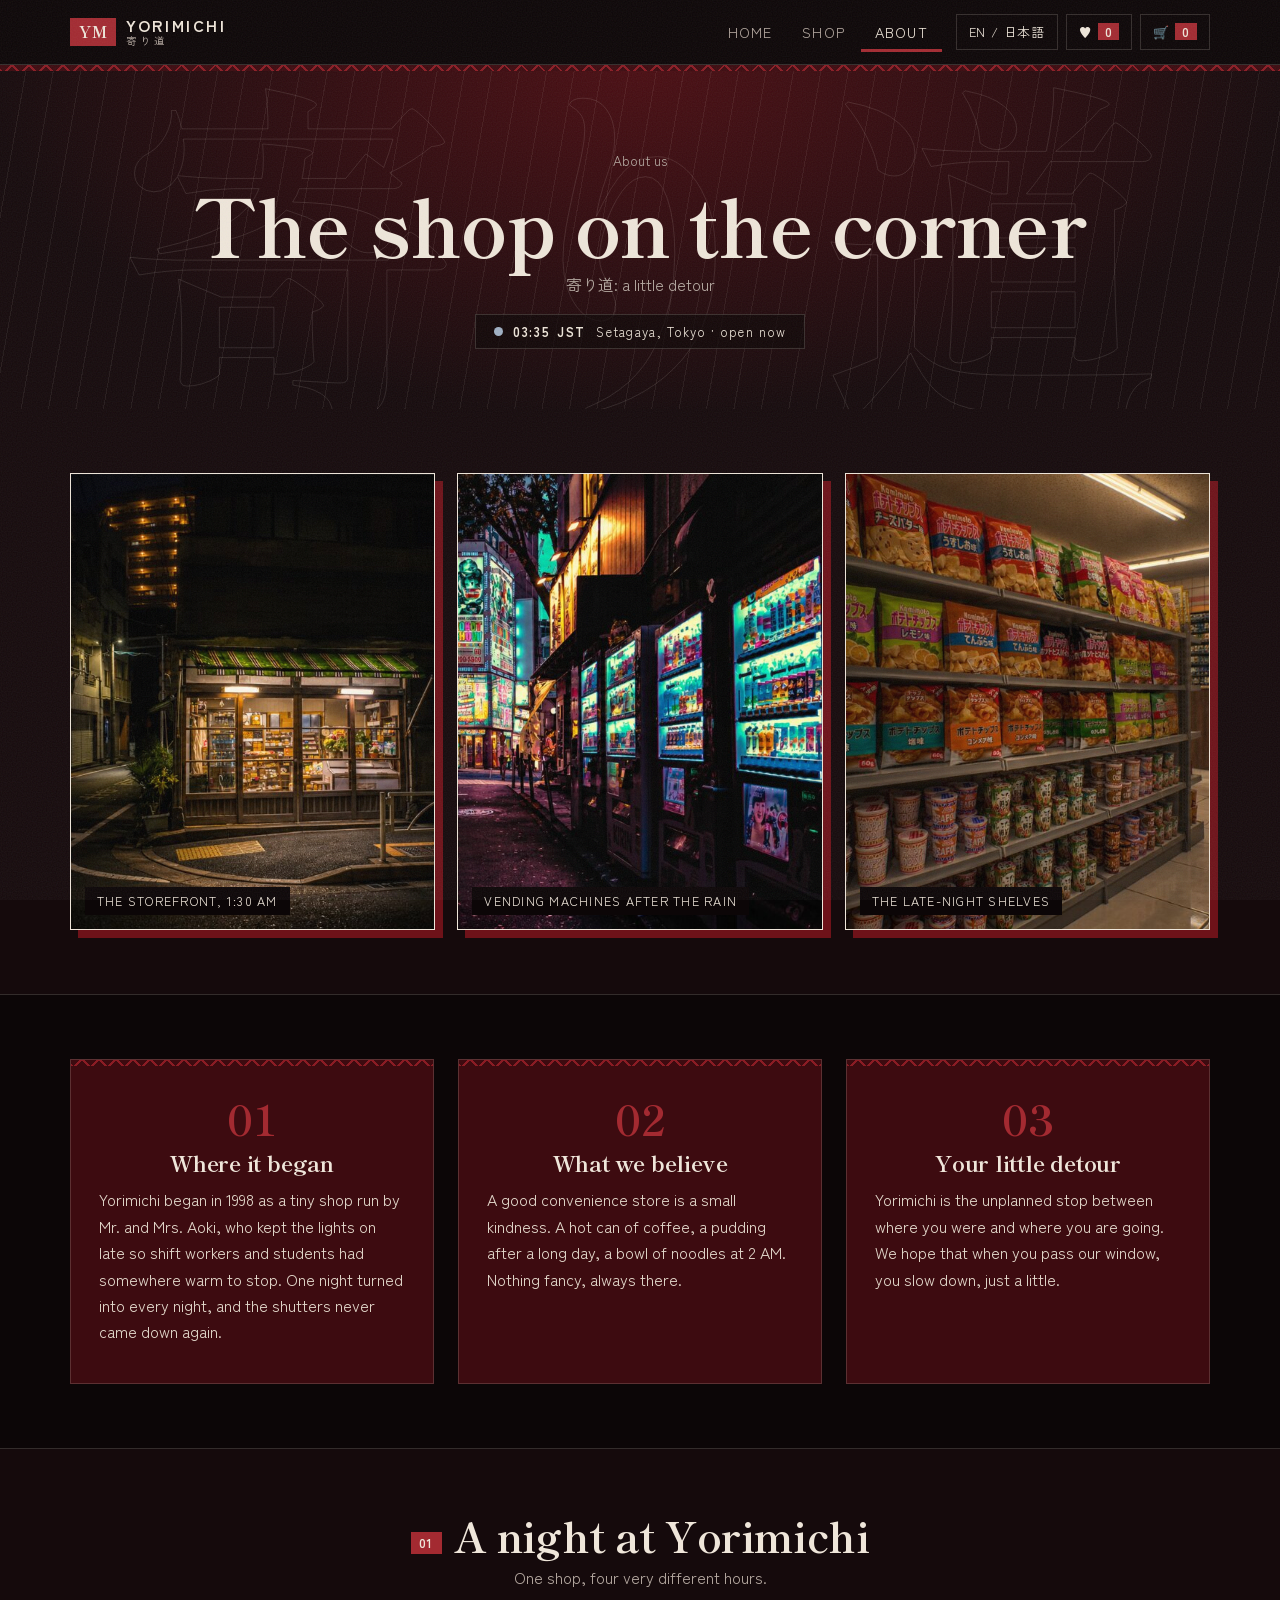
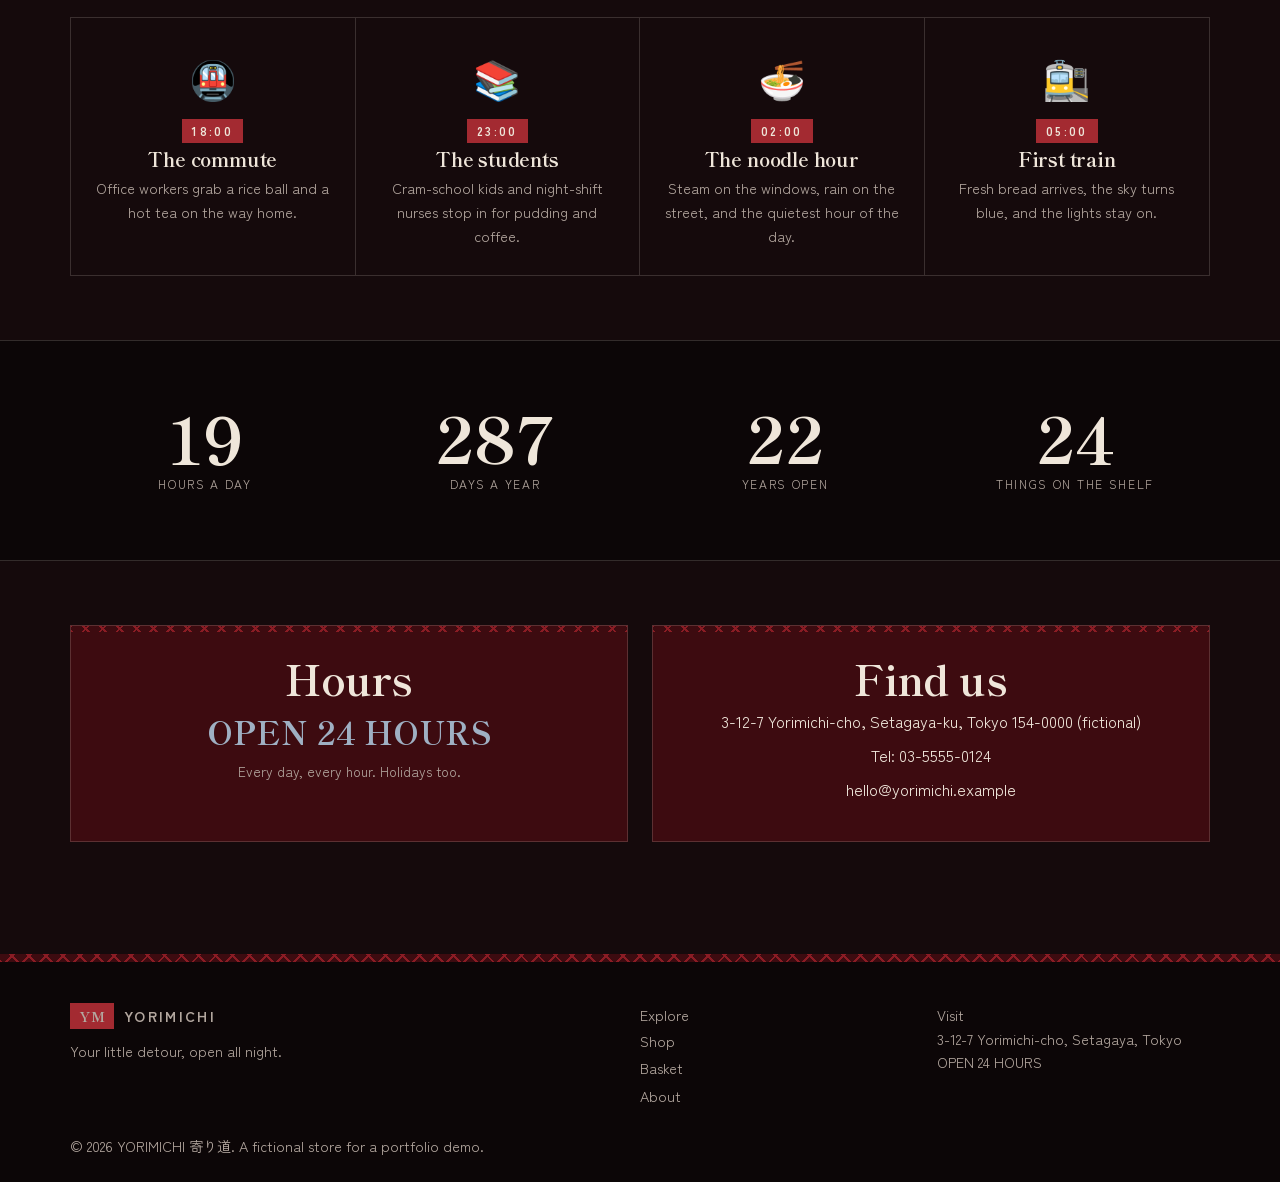
<file: about.html>
<!DOCTYPE html>
<html lang="en">
    <head>
        <meta charset="utf-8">
        <meta name="viewport" content="width=device-width,initial-scale=1">
        <title>About | YORIMICHI</title>
        <meta name="description" content="YORIMICHI 寄り道. Your little detour. A 24-hour Japanese konbini.">
        <link rel="preconnect" href="https://fonts.googleapis.com">
        <link href="https://fonts.googleapis.com/css2?family=Shippori+Mincho:wght@500;700&family=Zen+Kaku+Gothic+New:wght@400;700&display=swap" rel="stylesheet">
        <link rel="icon" href="data:image/svg+xml,%3Csvg xmlns=%27http://www.w3.org/2000/svg%27 viewBox=%270 0 32 32%27%3E%3Crect width=%2732%27 height=%2732%27 rx=%276%27 fill=%27%23d8434f%27/%3E%3Ctext x=%2716%27 y=%2722%27 font-size=%2714%27 text-anchor=%27middle%27 fill=%27%23f4ead5%27%3EYM%3C/text%3E%3C/svg%3E">
        <link rel="stylesheet" href="css/style.css"><link rel="stylesheet" href="css/about.css"><link rel="stylesheet" href="css/motion.css">
    <script src="js/motion.js"></script></head>
    <body>
        <header id="hdr"></header>
        <main>
<section class="ab-hero"><div class="wrap"><p class="jp" data-ja="私たちについて">About us</p><h1 data-ja="街角の小さなお店">The shop on the corner</h1><p class="sub" data-ja="寄り道：ちょっと立ち寄ること">寄り道: a little detour</p><p class="live"><i class="dot"></i><span id="tokyoTime">--:--</span><span data-ja="世田谷 · 営業中">Setagaya, Tokyo · open now</span></p></div></section>
<section class="sec wrap"><div class="photos"><figure class="photo" data-slot="assets/images/about/storefront.jpg"><img src="assets/images/about/storefront.jpg" alt="Yorimichi storefront at night" onerror="this.remove()"><figcaption data-ja="深夜1時30分の店先">The storefront, 1:30 AM</figcaption></figure><figure class="photo" data-slot="assets/images/about/vending.jpg"><img src="assets/images/about/vending.jpg" alt="Vending machines after rain" onerror="this.remove()"><figcaption data-ja="雨上がりの自動販売機">Vending machines after the rain</figcaption></figure><figure class="photo" data-slot="assets/images/about/shelves.jpg"><img src="assets/images/about/shelves.jpg" alt="Shelves of snacks and drinks" onerror="this.remove()"><figcaption data-ja="夜更けの商品棚">The late-night shelves</figcaption></figure></div></section>
<section class="sec dark"><div class="wrap"><div class="story"><article class="panel"><span class="num">01</span><h3 data-ja="始まり">Where it began</h3><p data-ja="寄り道は1998年、青木夫妻の小さなお店として始まりました。夜勤の人や学生が温まれる場所をと、遅くまで灯りをつけ続け、いつしか毎晩に。それ以来、シャッターが下りたことはありません。">Yorimichi began in 1998 as a tiny shop run by Mr. and Mrs. Aoki, who kept the lights on late so shift workers and students had somewhere warm to stop. One night turned into every night, and the shutters never came down again.</p></article><article class="panel"><span class="num">02</span><h3 data-ja="私たちの考え">What we believe</h3><p data-ja="よいコンビニは、ささやかな親切です。温かい缶コーヒー、長い一日の後のプリン、午前2時のラーメン。特別ではなくても、いつもそこにあります。">A good convenience store is a small kindness. A hot can of coffee, a pudding after a long day, a bowl of noodles at 2 AM. Nothing fancy, always there.</p></article><article class="panel"><span class="num">03</span><h3 data-ja="ちょっとした寄り道">Your little detour</h3><p data-ja="寄り道とは、来た場所と行く場所のあいだの、予定にない立ち寄り。窓の前を通るとき、ほんの少しだけ足をゆるめてもらえたらうれしいです。">Yorimichi is the unplanned stop between where you were and where you are going. We hope that when you pass our window, you slow down, just a little.</p></article></div></div></section>
<section class="sec wrap"><h2 data-ja="寄り道の一夜">A night at Yorimichi</h2><p class="sub" data-ja="ひとつのお店、まったく違う四つの時間。">One shop, four very different hours.</p><div class="night"><div class="tile"><i>🚇</i><b>18:00</b><h3 data-ja="帰り道">The commute</h3><p data-ja="会社帰りにおにぎりと温かいお茶をひとつ。">Office workers grab a rice ball and a hot tea on the way home.</p></div><div class="tile"><i>📚</i><b>23:00</b><h3 data-ja="夜の勉強組">The students</h3><p data-ja="塾帰りの学生や夜勤の看護師さんが、プリンとコーヒーを求めて。">Cram-school kids and night-shift nurses stop in for pudding and coffee.</p></div><div class="tile"><i>🍜</i><b>02:00</b><h3 data-ja="ラーメンの時間">The noodle hour</h3><p data-ja="曇る窓、雨の通り、一日でいちばん静かな時間。">Steam on the windows, rain on the street, and the quietest hour of the day.</p></div><div class="tile"><i>🚉</i><b>05:00</b><h3 data-ja="始発">First train</h3><p data-ja="焼きたてのパンが届き、空が青くなっても、灯りはそのまま。">Fresh bread arrives, the sky turns blue, and the lights stay on.</p></div></div></section>
<section class="sec dark"><div class="wrap stats"><div><b data-count="24">24</b><span data-ja="1日の営業時間">hours a day</span></div><div><b data-count="365">365</b><span data-ja="年間の営業日">days a year</span></div><div><b data-count="28">28</b><span data-ja="創業からの年数">years open</span></div><div><b data-count="auto">30</b><span data-ja="棚に並ぶ商品数">things on the shelf</span></div></div></section>
<section class="sec wrap"><div class="visit"><div class="panel"><h2 data-ja="営業時間">Hours</h2><p class="open" data-i18n="open"></p><p class="jp" data-ja="毎日、いつでも。祝日も。">Every day, every hour. Holidays too.</p></div><div class="panel"><h2 data-ja="アクセス">Find us</h2><p data-ja="東京都世田谷区寄り道町3-12-7 154-0000（架空）">3-12-7 Yorimichi-cho, Setagaya-ku, Tokyo 154-0000 (fictional)</p><p>Tel: 03-5555-0124</p><p>hello@yorimichi.example</p></div></div></section>
</main>
        <footer id="ftr"></footer>
        <script src="js/products.js"></script>
        <script src="js/main.js"></script>
    <script src="js/about-motion.js"></script>
</body>
</html>
</file>
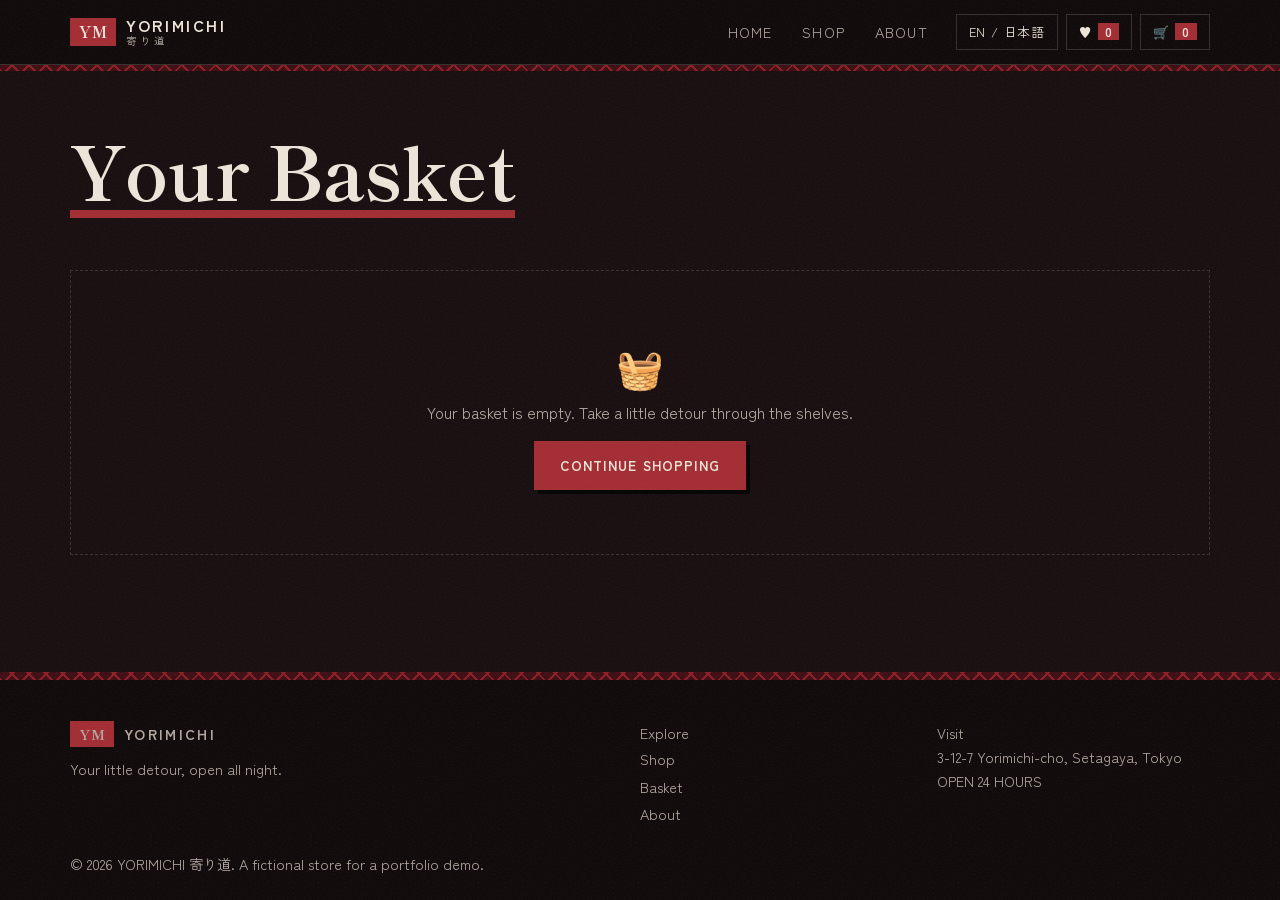
<file: cart.html>
<!DOCTYPE html><html lang="en"><head><meta charset="utf-8"><meta name="viewport" content="width=device-width,initial-scale=1"><title>Basket | YORIMICHI</title><meta name="description" content="YORIMICHI 寄り道. Your little detour. A 24-hour Japanese konbini."><link rel="preconnect" href="https://fonts.googleapis.com"><link href="https://fonts.googleapis.com/css2?family=Shippori+Mincho:wght@500;700&family=Zen+Kaku+Gothic+New:wght@400;700&display=swap" rel="stylesheet"><link rel="icon" href="data:image/svg+xml,%3Csvg xmlns=%27http://www.w3.org/2000/svg%27 viewBox=%270 0 32 32%27%3E%3Crect width=%2732%27 height=%2732%27 rx=%276%27 fill=%27%23d8434f%27/%3E%3Ctext x=%2716%27 y=%2722%27 font-size=%2714%27 text-anchor=%27middle%27 fill=%27%23f4ead5%27%3EYM%3C/text%3E%3C/svg%3E"><link rel="stylesheet" href="css/style.css"><link rel="stylesheet" href="css/cart.css"><link rel="stylesheet" href="css/motion.css"><script src="js/motion.js"></script></head><body><header id="hdr"></header><main><section class="sec wrap"><h1 data-i18n="cart_t"></h1><p class="sub">&nbsp;</p><div id="cartBox"></div></section></main><footer id="ftr"></footer><script src="js/products.js"></script><script src="js/main.js"></script><script src="js/cart.js"></script><script src="js/cart-motion.js"></script>
</body></html>
</file>
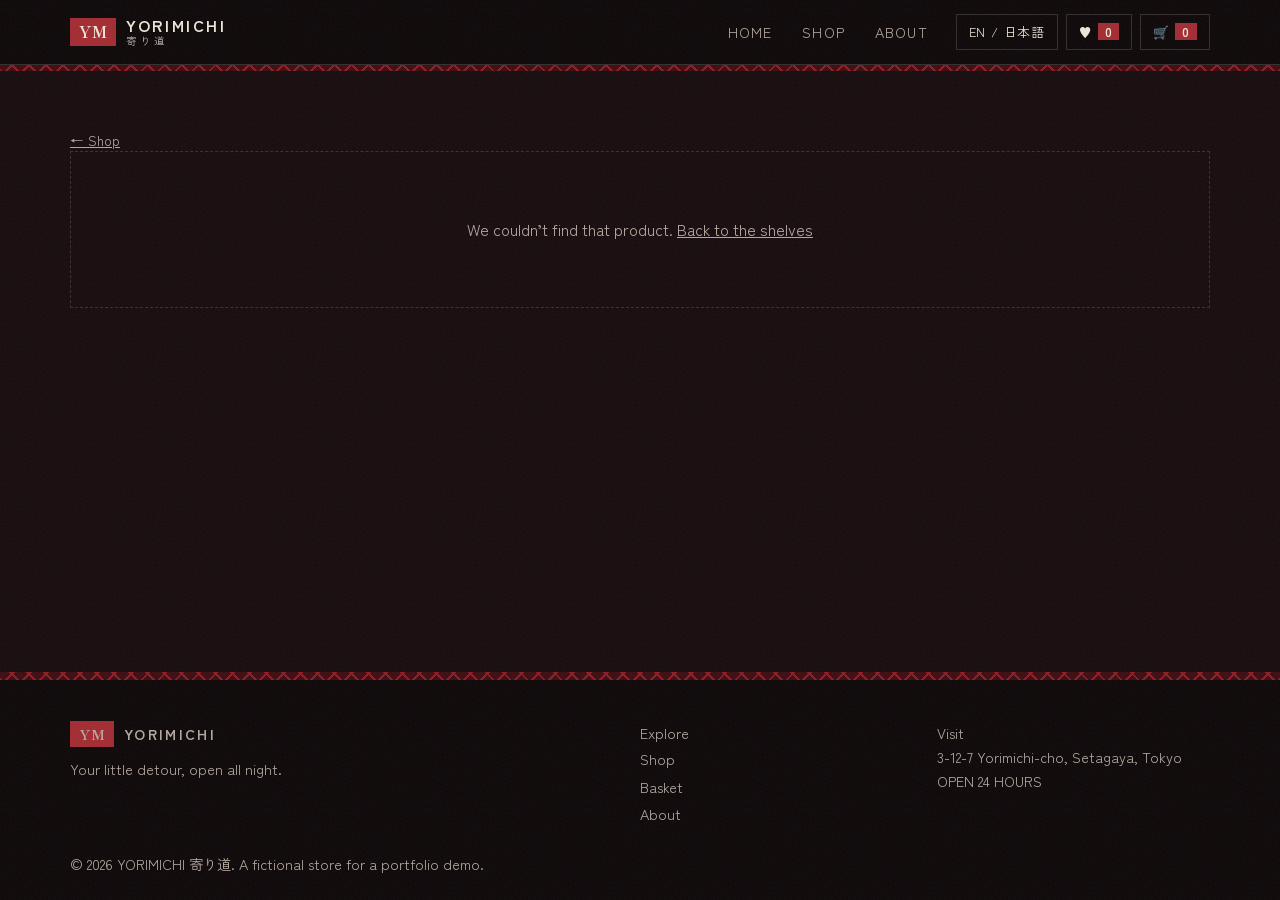
<file: product.html>
<!DOCTYPE html><html lang="en"><head><meta charset="utf-8"><meta name="viewport" content="width=device-width,initial-scale=1"><title>Product | YORIMICHI</title><meta name="description" content="YORIMICHI 寄り道. Your little detour. A 24-hour Japanese konbini."><link rel="preconnect" href="https://fonts.googleapis.com"><link href="https://fonts.googleapis.com/css2?family=Shippori+Mincho:wght@500;700&family=Zen+Kaku+Gothic+New:wght@400;700&display=swap" rel="stylesheet"><link rel="icon" href="data:image/svg+xml,%3Csvg xmlns=%27http://www.w3.org/2000/svg%27 viewBox=%270 0 32 32%27%3E%3Crect width=%2732%27 height=%2732%27 rx=%276%27 fill=%27%23d8434f%27/%3E%3Ctext x=%2716%27 y=%2722%27 font-size=%2714%27 text-anchor=%27middle%27 fill=%27%23f4ead5%27%3EYM%3C/text%3E%3C/svg%3E"><link rel="stylesheet" href="css/style.css"><link rel="stylesheet" href="css/product.css"><link rel="stylesheet" href="css/motion.css"><script src="js/motion.js"></script></head><body><header id="hdr"></header><main><section class="sec wrap"><p class="jp"><a href="shop.html" data-i18n="back"></a></p><div class="pd" id="pd"></div></section><section class="sec wrap" id="relWrap"><h2 data-i18n="related"></h2><p class="sub">&nbsp;</p><div class="grid" id="rel"></div></section></main><footer id="ftr"></footer><script src="js/products.js"></script><script src="js/main.js"></script><script src="js/product.js"></script><script src="js/product-motion.js"></script>
</body></html>
</file>
<file: css/style.css>
/* YORIMICHI shared styles: editorial modular grid + dark maroon palette */
:root{--navy:#150a0c;--ink:#0c0607;--wine:#3d0b10;--maroon:#6e1219;--red:#a32a31;--blue:#9fb0c3;--cream:#efe6da;--white:#efe6da;--grey:#b3a79f;--card:#e8ddd0;--dark:#1b0f10;--line:#efe6da2b;--pic-tint:.35;--pic-filter:saturate(.7) contrast(1.08);--orn:repeating-linear-gradient(45deg,#8a1c24 0 2px,transparent 2px 12px),repeating-linear-gradient(-45deg,#8a1c24 0 2px,transparent 2px 12px)}
*{box-sizing:border-box;margin:0}
html{scroll-behavior:smooth}
body{background:var(--navy);color:var(--cream);font:16px/1.65 'Zen Kaku Gothic New','Hiragino Sans','Noto Sans JP',system-ui,sans-serif;overflow-x:hidden;min-height:100vh;display:flex;flex-direction:column;cursor:default}
body::after{content:"";position:fixed;inset:0;pointer-events:none;opacity:.08;z-index:50;background:url("data:image/svg+xml,%3Csvg xmlns='http://www.w3.org/2000/svg' width='160' height='160'%3E%3Cfilter id='n'%3E%3CfeTurbulence type='fractalNoise' baseFrequency='.8'/%3E%3C/filter%3E%3Crect width='100%25' height='100%25' filter='url(%23n)'/%3E%3C/svg%3E")}
main{flex:1;counter-reset:sec}
a{color:inherit}img{max-width:100%;display:block}
a,button,select,label,[data-add],[data-wish],.cat,.chip,.heart,.btn,.pic{cursor:pointer}
input[type=search]{cursor:text}
header,footer,.hero,.card,.cat,.btn,.chip,.hours,.promo,.tag,.toast{-webkit-user-select:none;user-select:none}
:focus-visible{outline:2px solid var(--blue);outline-offset:3px}
.wrap{max-width:1180px;margin:auto;padding:0 20px}
.sec{padding:64px 0}.sec.wrap{padding-left:20px;padding-right:20px}
.sec.dark{background:var(--ink);border-block:1px solid var(--line)}
h1,h2,h3{font-family:'Shippori Mincho',serif;line-height:1.1;letter-spacing:-.01em}
h2{font-size:clamp(1.7rem,3.4vw,2.6rem);margin-bottom:6px}
.sec h2::before{counter-increment:sec;content:"0" counter(sec);display:inline-block;font:700 .75rem/1 'Zen Kaku Gothic New',sans-serif;letter-spacing:.12em;background:var(--red);color:var(--cream);padding:5px 8px;margin-right:12px;vertical-align:middle}
.panel h2::before{content:none}
.sub{color:var(--grey);margin-bottom:26px}
.head{display:flex;justify-content:space-between;align-items:end;gap:12px;flex-wrap:wrap;border-bottom:1px solid var(--line);padding-bottom:16px;margin-bottom:28px}
.head .sub{margin:0}
.jp{color:var(--grey);font-size:.85rem}
/* header */
header{position:sticky;top:0;z-index:30;background:var(--ink);border-bottom:1px solid var(--line)}
header::after{content:"";position:absolute;left:0;right:0;bottom:-7px;height:6px;background:var(--orn);background-color:var(--wine)}
.bar{display:flex;align-items:center;gap:14px;height:64px}
.logo{display:flex;gap:10px;align-items:center;text-decoration:none;font-weight:700;letter-spacing:.16em;line-height:1.1}
.logo small{display:block;font-size:.65rem;letter-spacing:.35em;color:var(--grey);font-weight:400}
.mono{background:var(--red);padding:5px 9px;font-family:'Shippori Mincho',serif;letter-spacing:.04em}
nav{display:flex;gap:2px;margin-left:auto}
nav a{color:var(--grey);text-decoration:none;padding:8px 14px;font-size:.9rem;letter-spacing:.08em;text-transform:uppercase}
nav a:hover,nav a[aria-current]{color:var(--cream);box-shadow:inset 0 -3px var(--red)}
.tools{display:flex;gap:8px;align-items:center;flex-shrink:0}
.chip,.ico{background:none;border:1px solid var(--line);color:var(--cream);padding:6px 12px;font:inherit;font-size:.8rem;letter-spacing:.06em;text-decoration:none;white-space:nowrap}
.chip:hover,.ico:hover,.chip.on{border-color:var(--cream);background:var(--maroon)}
.ico b{background:var(--red);padding:0 7px;margin-left:5px;font-size:.75rem}
.burger{display:none}
/* buttons */
.btn{display:inline-block;background:var(--red);color:var(--cream);border:0;padding:13px 26px;font:inherit;font-weight:700;letter-spacing:.08em;text-transform:uppercase;font-size:.85rem;text-decoration:none;box-shadow:4px 4px 0 #000;transition:transform .15s,box-shadow .15s}
.btn:hover{transform:translate(-2px,-2px);box-shadow:6px 6px 0 #000}
.btn.ghost{background:none;border:1px solid var(--cream);box-shadow:none}
.btn.ghost:hover{background:var(--cream);color:var(--dark)}
.btn.sm{padding:8px 14px;font-size:.75rem}
/* forms */
input,select{background:var(--ink);color:var(--cream);border:1px solid var(--line);padding:11px 14px;font:inherit;border-radius:0}
input[type=search]{flex:1;min-width:200px}
.qty{display:inline-flex;align-items:center;border:1px solid var(--cream)}
.qty button{background:none;border:0;color:var(--cream);width:38px;height:38px;font-size:1.2rem;cursor:pointer}
.qty button:hover{background:var(--maroon)}.qty span{min-width:34px;text-align:center}
.empty{text-align:center;padding:64px 20px;color:var(--grey);border:1px dashed var(--line)}
.panel{position:relative;background:var(--wine);border:1px solid var(--line);padding:30px 28px}
.panel::before{content:"";position:absolute;left:0;right:0;top:0;height:6px;background:var(--orn)}
/* product cards (bone paper, hard shadow) */
.grid{display:grid;grid-template-columns:repeat(auto-fill,minmax(235px,1fr));gap:26px}
.card{position:relative;background:var(--card);color:var(--dark);border:1px solid var(--dark);box-shadow:6px 6px 0 var(--maroon);display:flex;flex-direction:column;transition:transform .15s,box-shadow .15s}
.card:hover{transform:translate(-3px,-3px);box-shadow:9px 9px 0 var(--red)}
.pic{position:relative;display:block;aspect-ratio:1/.88;overflow:hidden;border-bottom:1px solid var(--dark)}
.pic img{width:100%;height:100%;object-fit:cover;filter:var(--pic-filter)}
.pic::after{content:"";position:absolute;inset:0;background:var(--maroon);mix-blend-mode:multiply;opacity:var(--pic-tint);pointer-events:none}
.tag{position:absolute;left:0;top:10px;z-index:2;font-size:.68rem;font-weight:700;letter-spacing:.1em;text-transform:uppercase;padding:3px 10px;background:var(--cream);color:var(--dark)}
.tag.Best{background:var(--red);color:var(--cream)}.tag.New{background:var(--blue)}.tag.Sp{top:auto;bottom:10px;background:var(--dark);color:var(--cream)}
.heart{position:absolute;right:10px;top:10px;z-index:3;width:34px;height:34px;border:1px solid var(--dark);background:var(--cream);color:#8a7f78;font-size:1rem}
.heart[aria-pressed=true],.chip[data-wish][aria-pressed=true]{color:var(--red)}
.cb{padding:14px;display:flex;flex-direction:column;gap:4px;flex:1}
.cb h3{font-size:1.08rem}.cb h3 a{text-decoration:none;color:var(--dark)}
.card .jp{color:#6c5f58}.d{color:#4d423c;font-size:.88rem;flex:1}
.pr{display:flex;align-items:center;gap:8px;margin-top:10px;border-top:1px solid #1b0f1033;padding-top:10px}
.pr b{font:700 1.25rem 'Shippori Mincho',serif}.pr s{color:#8a7f78;font-size:.85rem}.pr .btn{margin-left:auto}
/* footer & toast */
footer{position:relative;background:var(--ink);border-top:1px solid var(--line);padding:48px 0 24px;margin-top:48px;color:var(--grey);font-size:.9rem}
footer::before{content:"";position:absolute;left:0;right:0;top:-1px;height:8px;background:var(--orn);background-color:var(--wine)}
.fgrid{display:grid;grid-template-columns:2fr 1fr 1fr;gap:24px;margin-bottom:24px}
footer a:not(.logo){display:block;text-decoration:none;padding:2px 0}footer a:hover{color:var(--cream)}
#toasts{position:fixed;bottom:20px;left:50%;transform:translateX(-50%);z-index:60;display:grid;gap:8px;width:max-content;max-width:92vw}
.toast{background:var(--cream);color:var(--dark);padding:10px 18px;font-weight:700;border-left:6px solid var(--red);box-shadow:5px 5px 0 #000;animation:pop .25s}
@keyframes pop{from{opacity:0;transform:translateY(10px)}}
@media(max-width:860px){.fgrid{grid-template-columns:1fr 1fr}}
@media(max-width:720px){.burger{display:inline-block}nav{display:none;position:absolute;top:64px;left:0;right:0;flex-direction:column;background:var(--ink);padding:10px 20px;border-bottom:1px solid var(--line)}nav.open{display:flex}.tools{margin-left:auto}.bar{gap:8px}.logo small{display:none}.chip,.ico{padding:6px 9px}.grid{grid-template-columns:repeat(2,1fr);gap:14px}.cb{padding:10px}.d{display:none}.pr{flex-wrap:wrap}.pr .btn{margin-left:0;width:100%}}
@media(max-width:520px){.logo>span:last-child{display:none}.tools{gap:6px}.wrap,.sec.wrap{padding-left:14px;padding-right:14px}}
@media(prefers-reduced-motion:reduce){*{animation:none!important;transition:none!important}}
</file>
<file: css/about.css>
/* About page: symmetrical editorial layout */
.sec>h2,.sec>.sub{text-align:center}
.ab-hero{position:relative;text-align:center;padding:84px 0 60px;overflow:hidden;background:radial-gradient(ellipse at 50% 0,#4a0d12 0,var(--navy) 72%)}
.ab-hero::before{content:"";position:absolute;inset:0;background:repeating-linear-gradient(100deg,transparent 0 26px,#efe6da12 26px 27px);animation:ab-rain .9s linear infinite}
.ab-hero::after{content:"寄り道";position:absolute;left:50%;top:50%;transform:translate(-50%,-50%);font:700 clamp(8rem,28vw,22rem)/1 'Shippori Mincho',serif;white-space:nowrap;color:transparent;-webkit-text-stroke:1px #efe6da1f;pointer-events:none}
@keyframes ab-rain{to{background-position:-30px 70px}}
.ab-hero .wrap{position:relative;z-index:1}
.ab-hero h1{font-size:clamp(2.6rem,7vw,5rem);margin:8px 0 4px}
.ab-hero .sub{margin-bottom:16px}
.live{display:inline-flex;align-items:center;gap:10px;border:1px solid var(--line);background:#0c0607aa;padding:6px 18px;font-size:.82rem;letter-spacing:.1em}
.live #tokyoTime{font-weight:700;letter-spacing:.14em}
.dot{width:9px;height:9px;border-radius:50%;background:var(--blue);animation:ab-pulse 2s ease-out infinite}
@keyframes ab-pulse{0%{box-shadow:0 0 0 0 #9fb0c3aa}100%{box-shadow:0 0 0 12px #9fb0c300}}
/* photo slots: drop images into assets/images/about/ (storefront.jpg, vending.jpg, shelves.jpg) */
.photos{display:grid;grid-template-columns:repeat(3,1fr);gap:22px}
.photo{position:relative;margin:0;aspect-ratio:4/5;overflow:hidden;display:flex;align-items:flex-end;border:1px solid var(--cream);box-shadow:8px 8px 0 var(--maroon);background:var(--orn),var(--wine);background-color:var(--wine)}
.photo::before{content:"+ photo\A" attr(data-slot);white-space:pre;position:absolute;inset:0;display:grid;place-items:center;text-align:center;padding:20px;font-size:.75rem;letter-spacing:.1em;color:#efe6da99}
.photo img{position:absolute;inset:0;width:100%;height:100%;object-fit:cover;transition:transform .8s var(--mo-ease,ease)}
.photo figcaption{position:relative;z-index:1;margin:14px;background:var(--ink);padding:4px 12px;font-size:.78rem;letter-spacing:.1em;text-transform:uppercase}
@media(hover:hover){.photo:hover img{transform:scale(1.05)}}
/* three equal story cards */
.story{display:grid;grid-template-columns:repeat(3,1fr);gap:24px}
.story .panel{text-align:center;padding-top:38px}
.num{display:block;font:700 2.6rem/1 'Shippori Mincho',serif;color:var(--red);margin-bottom:10px}
.story h3{font-size:1.4rem;margin-bottom:12px}
.story p{color:#e2d7ca;text-align:left}
/* night timeline: four equal tiles */
.night{display:grid;grid-template-columns:repeat(4,1fr);border:1px solid var(--line)}
.tile{padding:28px 22px;text-align:center;border-right:1px solid var(--line);transition:background .3s}
.tile:last-child{border-right:0}
.tile:hover{background:var(--wine)}
.tile i{font-style:normal;font-size:2.4rem;display:block}
.tile b{display:inline-block;margin:10px 0 6px;font-size:.75rem;letter-spacing:.2em;background:var(--red);padding:2px 10px}
.tile h3{font-size:1.2rem;margin-bottom:6px}
.tile p{color:var(--grey);font-size:.9rem}
/* stats */
.stats{display:grid;grid-template-columns:repeat(4,1fr);gap:20px;text-align:center}
.stats b{display:block;font:700 clamp(2.6rem,6vw,4rem)/1 'Shippori Mincho',serif}
.stats span{color:var(--grey);letter-spacing:.14em;text-transform:uppercase;font-size:.75rem}
/* visit */
.visit{display:grid;grid-template-columns:1fr 1fr;gap:24px}
.visit .panel{text-align:center}
.visit .open{font:700 clamp(1.5rem,3vw,2rem) 'Shippori Mincho',serif;color:var(--blue);margin:6px 0}
.panel p{margin-bottom:8px}
@media(max-width:860px){.story{grid-template-columns:1fr}.night{grid-template-columns:1fr 1fr}.tile:nth-child(2){border-right:0}.tile:nth-child(-n+2){border-bottom:1px solid var(--line)}}
@media(max-width:720px){.photos{grid-template-columns:1fr}.photo{aspect-ratio:4/3}.visit{grid-template-columns:1fr}.stats{grid-template-columns:1fr 1fr;row-gap:28px}}
</file>
<file: css/motion.css>
/* YORIMICHI motion. Everything is gated by html.mo (set by js/motion.js), so content is
   always visible without JS or with reduced motion.
   TUNE HERE: duration, distance and easing. Stagger/delay values live in each js/*-motion.js. */
:root{--mo-dur:.8s;--mo-ease:cubic-bezier(.22,.8,.3,1);--mo-shift:22px;--mo-side:34px}

/* 1. Hero opening: subtitle, heading, description, buttons. Plays once on load. */
.mo .hero-in>div>*{animation:mo-up .75s var(--mo-ease) backwards}
.mo .hero-in>div>:nth-child(1){animation-name:mo-fade;animation-delay:.1s}
.mo .hero-in>div>:nth-child(2){animation-delay:.35s}
.mo .hero-in>div>:nth-child(3){animation-delay:.6s}
.mo .hero-in>div>:nth-child(4){animation-delay:.85s}
@keyframes mo-up{from{opacity:0;transform:translateY(18px)}}
@keyframes mo-fade{from{opacity:0}}

/* Scroll reveals (uses individual `translate`/`scale` so hover `transform` still works) */
.mo [data-reveal]{opacity:0;transition:opacity var(--mo-dur) var(--mo-ease) var(--d,0ms),translate var(--mo-dur) var(--mo-ease) var(--d,0ms),transform .35s var(--mo-ease),box-shadow .35s ease,background-color .25s}
.mo [data-reveal=up]{translate:0 var(--mo-shift)}
.mo [data-reveal=left]{translate:calc(var(--mo-side)*-1) 0}
.mo [data-reveal=right]{translate:var(--mo-side) 0}
.mo [data-reveal=soft]{--mo-dur:.35s}
.mo [data-reveal].in{opacity:1;translate:0 0}

/* 4. Daily special: image eases in from slightly larger, text arrives after */
.mo [data-reveal=special] .pic img{scale:1.16;transition:scale 1.9s var(--mo-ease) var(--d,0ms),transform .6s var(--mo-ease)}
.mo [data-reveal=special].in .pic img{scale:1}
.mo [data-reveal=special] .cb{opacity:0;translate:0 12px;transition:opacity .9s ease .7s,translate .9s ease .7s}
.mo [data-reveal=special].in .cb{opacity:1;translate:0 0}

/* 6. Product card hover: lift, soft shadow, slight image zoom. Title and price do not move. */
.pic img{transition:transform .6s var(--mo-ease)}
@media(hover:hover) and (pointer:fine){
 .card:hover{transform:translateY(-5px);box-shadow:6px 6px 0 var(--maroon),0 22px 36px rgba(0,0,0,.5)}
 .card:hover .pic img{transform:scale(1.05)}
}
@media(hover:none){.card:hover{transform:none;box-shadow:6px 6px 0 var(--maroon)}.card:hover .pic img{transform:none}}
@media(prefers-reduced-motion:reduce){.card:hover,.card:hover .pic img{transform:none}}
.mo main{overflow-x:clip}
</file>
<file: css/cart.css>
/* Basket page */
.sec.wrap>h1{font-size:clamp(2.6rem,7vw,4.6rem);border-bottom:8px solid var(--red);display:inline-block}
.cart{display:grid;grid-template-columns:1fr 360px;gap:36px;align-items:start}
.row{display:grid;grid-template-columns:90px 1fr auto;gap:16px;align-items:center;padding:16px 0;border-bottom:1px solid var(--line)}
.row img{width:90px;height:90px;object-fit:cover;border:1px solid var(--cream);filter:saturate(.75)}
.row a{text-decoration:none}.row b{font-family:'Shippori Mincho',serif;font-size:1.1rem}
.row .rm{background:none;border:0;color:var(--grey);text-decoration:underline;font:inherit;font-size:.82rem}
.row .rm:hover{color:var(--cream)}
.sum p{display:flex;justify-content:space-between;margin-bottom:12px}
.sum .tot{font:700 1.5rem 'Shippori Mincho',serif;border-top:1px solid var(--cream);padding-top:14px;margin-top:6px}
.sum .btn{width:100%;margin-top:8px}
@media(max-width:860px){.cart{grid-template-columns:1fr}}
@media(max-width:720px){.row{grid-template-columns:64px 1fr;gap:12px}.row img{width:64px;height:64px}}

/* free-delivery progress */
.shipbar{height:6px;background:#efe6da22;margin:-4px 0 8px}.shipbar i{display:block;height:100%;background:var(--red);transition:width .4s}
/* checkout dialog + receipt */
.dlg{background:var(--wine);color:var(--cream);border:1px solid var(--cream);padding:28px;width:min(460px,92vw);margin:auto;box-shadow:8px 8px 0 #000}
.dlg::backdrop{background:#000c}
.dlg label{display:block;margin-top:14px;font-size:.75rem;letter-spacing:.1em;text-transform:uppercase;color:var(--grey)}
.dlg input,.dlg select{width:100%;margin-top:4px;font-size:1rem;letter-spacing:0;text-transform:none}
.dtot{display:flex;justify-content:space-between;align-items:baseline;margin-top:20px;padding-top:14px;border-top:1px solid var(--cream)}
.dtot b{font:700 1.5rem 'Shippori Mincho',serif}
.dlg .acts{justify-content:flex-end}
.receipt{border-style:solid;border-color:var(--cream);color:var(--cream);background:var(--wine)}
.receipt h2::before{content:none}
.receipt .meta{display:inline-grid;text-align:left;margin:18px 0}
.receipt .btn{display:block;width:max-content;margin:0 auto}
.dlg .acts{display:flex;gap:12px;margin-top:22px;justify-content:flex-end}
</file>
<file: css/product.css>
/* Product details page */
.pd{display:grid;grid-template-columns:1fr 1fr;gap:48px;align-items:start}
.pd img{width:100%;aspect-ratio:1/.88;object-fit:cover;border:1px solid var(--cream);padding:10px;background:var(--wine);box-shadow:10px 10px 0 var(--maroon);filter:saturate(.8)}
.pd h1{font-size:clamp(2rem,4.5vw,3.2rem)!important;margin:6px 0}
.pd .price{display:inline-block;background:var(--red);padding:6px 16px;font:700 1.8rem 'Shippori Mincho',serif;margin:14px 0}
.pd .price s{font-size:1rem}.pd .price .tag{margin-left:8px}
.meta{display:grid;grid-template-columns:auto 1fr;gap:6px 22px;margin:20px 0;padding:16px 0;border-block:1px solid var(--line);color:var(--grey);text-transform:uppercase;font-size:.8rem;letter-spacing:.1em}
.meta dd{color:var(--cream);text-transform:none;letter-spacing:0;font-size:1rem}
.acts{display:flex;gap:12px;flex-wrap:wrap;align-items:center;margin-top:20px}
#relWrap{border-top:1px solid var(--line)}
@media(max-width:860px){.pd{grid-template-columns:1fr;gap:28px}}
</file>
